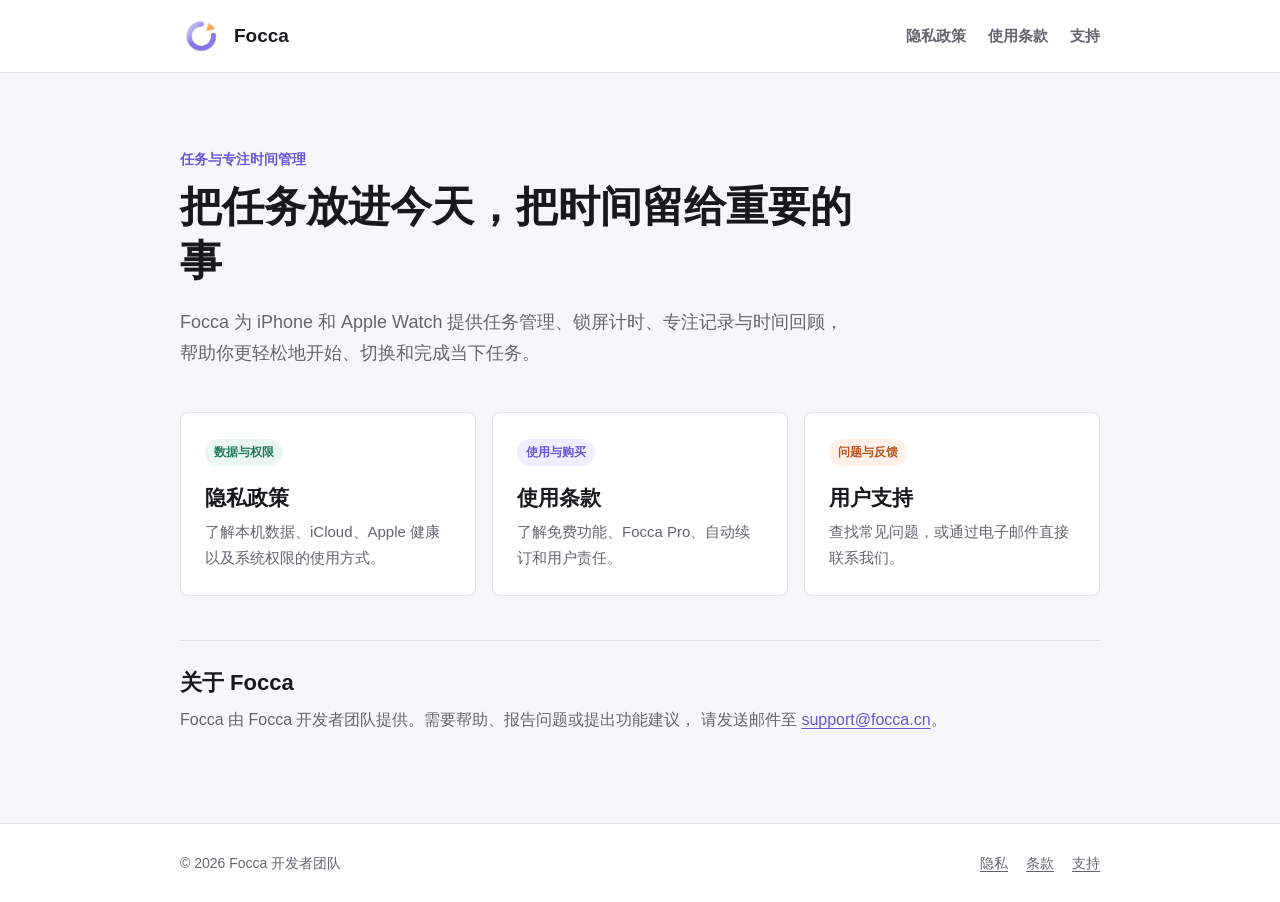
<file: index.html>
<!doctype html>
<html lang="zh-CN">
<head>
    <meta charset="utf-8">
    <meta name="viewport" content="width=device-width, initial-scale=1">
    <meta name="description" content="Focca 是一款面向 Apple 设备的任务与专注时间管理工具。">
    <title>Focca - 任务与专注时间管理</title>
    <link rel="icon" href="assets/focca-app-icon-v2.png">
    <link rel="stylesheet" href="styles.css">
</head>
<body>
    <header class="site-header">
        <div class="header-inner">
            <a class="brand" href="index.html">
                <img src="assets/focca-app-icon-v2.png" alt="">
                <span>Focca</span>
            </a>
            <nav class="site-nav" aria-label="主要导航">
                <a href="privacy.html">隐私政策</a>
                <a href="terms.html">使用条款</a>
                <a href="support.html">支持</a>
            </nav>
        </div>
    </header>

    <main>
        <section class="hero">
            <p class="eyebrow">任务与专注时间管理</p>
            <h1>把任务放进今天，把时间留给重要的事</h1>
            <p class="hero-copy">
                Focca 为 iPhone 和 Apple Watch 提供任务管理、锁屏计时、专注记录与时间回顾，
                帮助你更轻松地开始、切换和完成当下任务。
            </p>

            <div class="quick-links">
                <a class="quick-link privacy" href="privacy.html">
                    <span class="label">数据与权限</span>
                    <h2>隐私政策</h2>
                    <p>了解本机数据、iCloud、Apple 健康以及系统权限的使用方式。</p>
                </a>
                <a class="quick-link terms" href="terms.html">
                    <span class="label">使用与购买</span>
                    <h2>使用条款</h2>
                    <p>了解免费功能、Focca Pro、自动续订和用户责任。</p>
                </a>
                <a class="quick-link support" href="support.html">
                    <span class="label">问题与反馈</span>
                    <h2>用户支持</h2>
                    <p>查找常见问题，或通过电子邮件直接联系我们。</p>
                </a>
            </div>

            <div class="direct-contact">
                <h2>关于 Focca</h2>
                <p>
                    Focca 由 Focca 开发者团队提供。需要帮助、报告问题或提出功能建议，
                    请发送邮件至 <a href="mailto:support@focca.cn">support@focca.cn</a>。
                </p>
            </div>
        </section>
    </main>

    <footer class="site-footer">
        <div class="site-footer-inner">
            <span>© 2026 Focca 开发者团队</span>
            <div class="footer-links">
                <a href="privacy.html">隐私</a>
                <a href="terms.html">条款</a>
                <a href="support.html">支持</a>
            </div>
        </div>
    </footer>
</body>
</html>
</file>
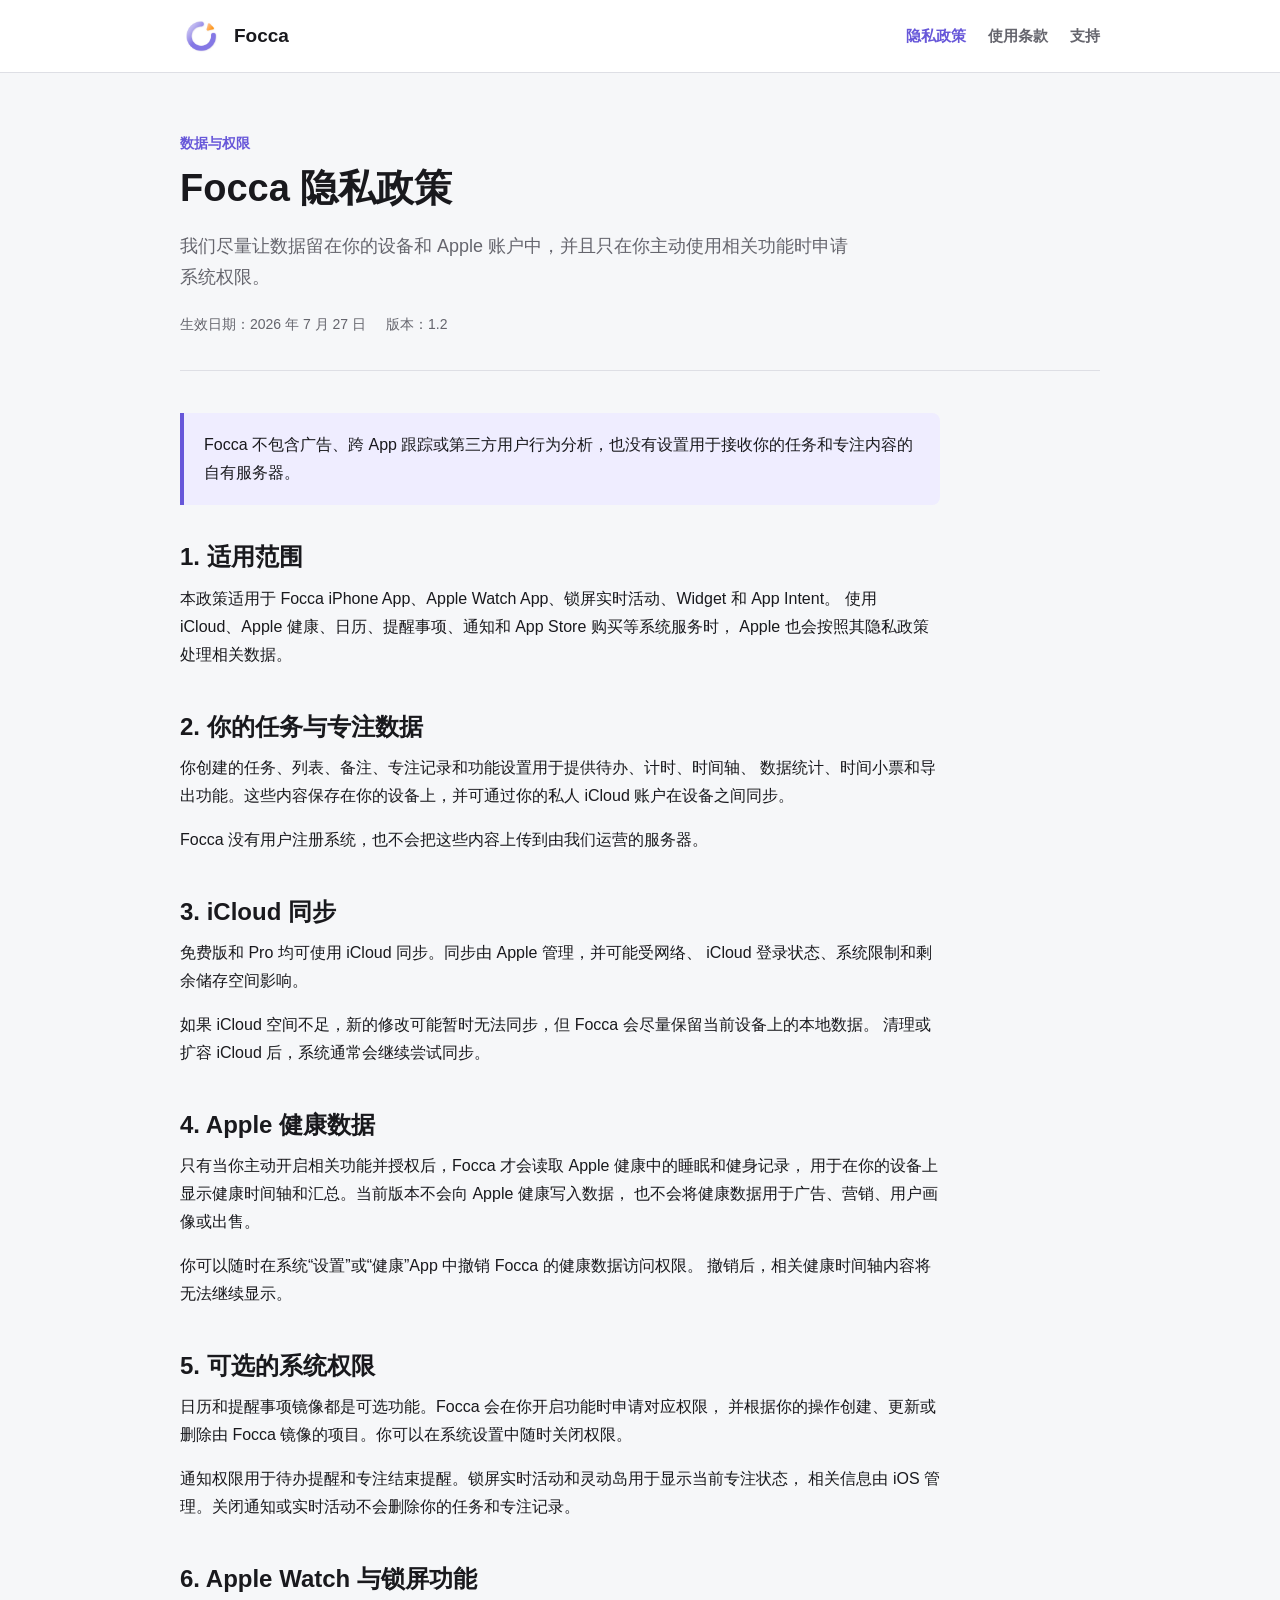
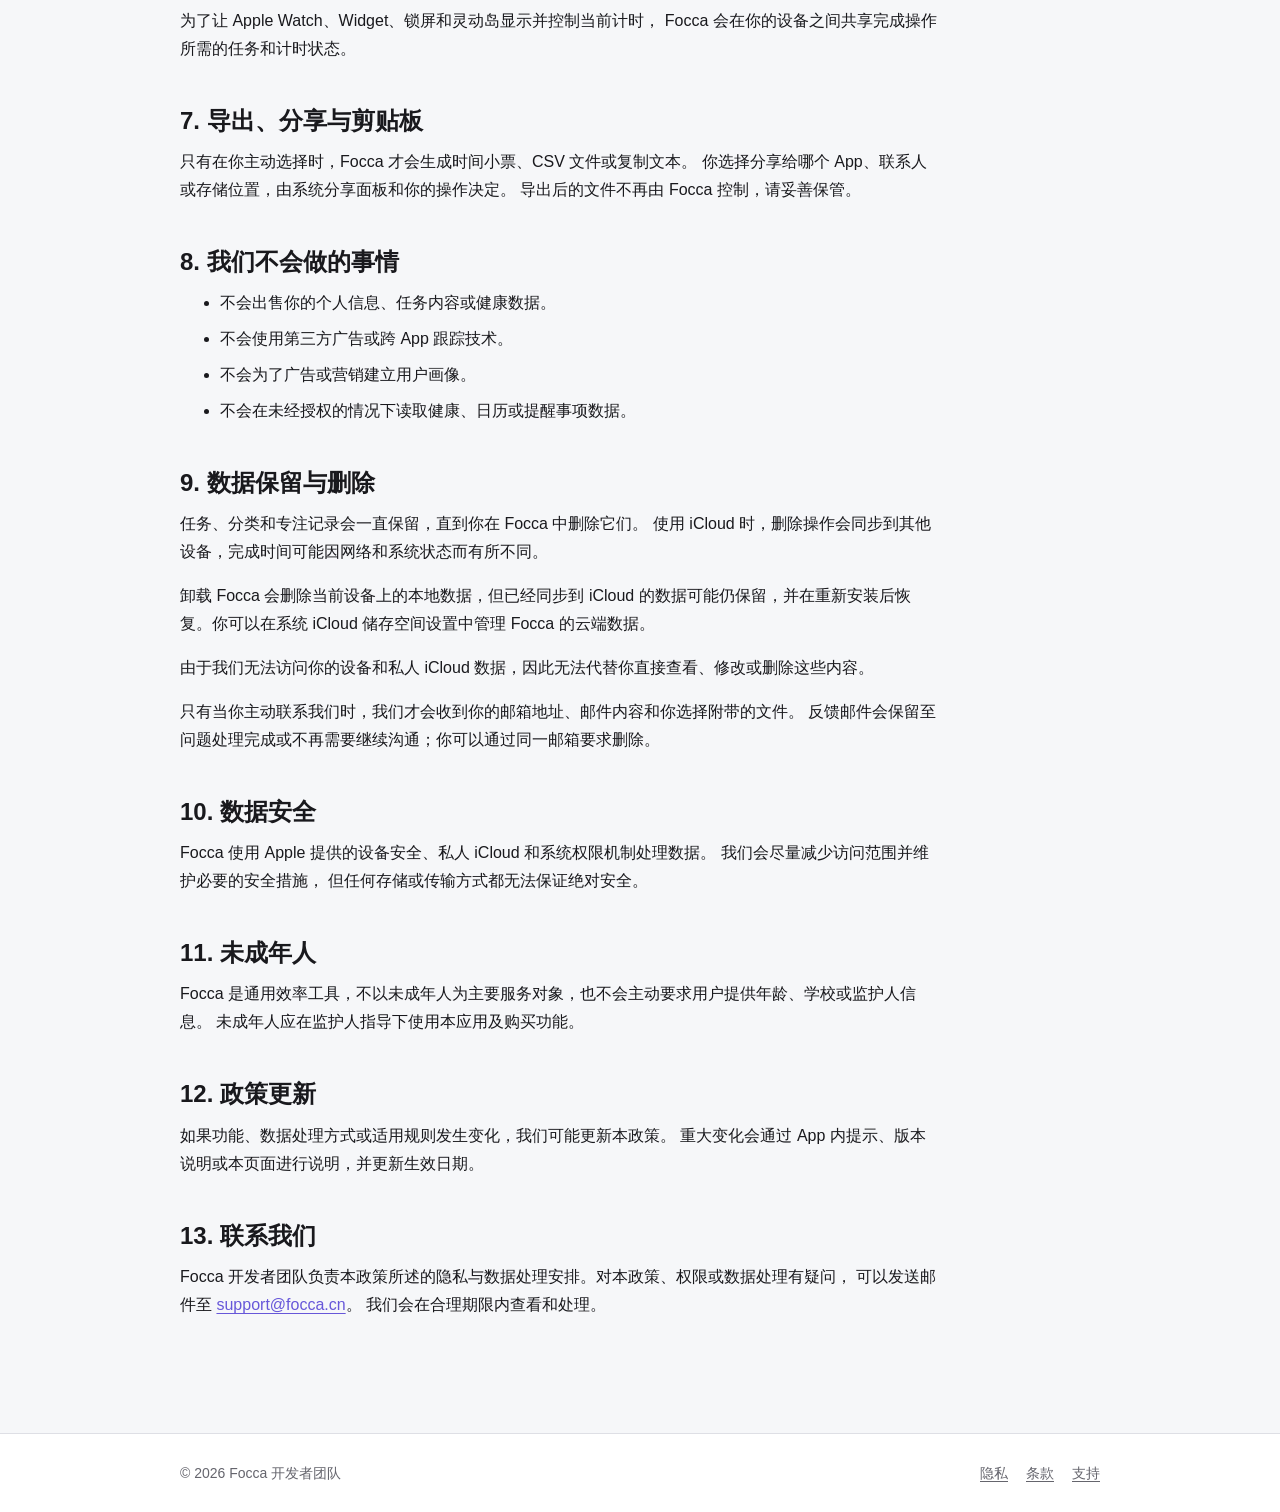
<file: privacy.html>
<!doctype html>
<html lang="zh-CN">
<head>
    <meta charset="utf-8">
    <meta name="viewport" content="width=device-width, initial-scale=1">
    <meta name="description" content="Focca 隐私政策。">
    <title>隐私政策 - Focca</title>
    <link rel="icon" href="assets/focca-app-icon-v2.png">
    <link rel="stylesheet" href="styles.css">
</head>
<body>
    <header class="site-header">
        <div class="header-inner">
            <a class="brand" href="index.html">
                <img src="assets/focca-app-icon-v2.png" alt="">
                <span>Focca</span>
            </a>
            <nav class="site-nav" aria-label="主要导航">
                <a href="privacy.html" aria-current="page">隐私政策</a>
                <a href="terms.html">使用条款</a>
                <a href="support.html">支持</a>
            </nav>
        </div>
    </header>

    <main>
        <header class="page-heading">
            <p class="eyebrow">数据与权限</p>
            <h1>Focca 隐私政策</h1>
            <p class="page-summary">
                我们尽量让数据留在你的设备和 Apple 账户中，并且只在你主动使用相关功能时申请系统权限。
            </p>
            <div class="document-meta">
                <span>生效日期：2026 年 7 月 27 日</span>
                <span>版本：1.2</span>
            </div>
        </header>

        <article class="content">
            <div class="notice">
                <p>
                    Focca 不包含广告、跨 App 跟踪或第三方用户行为分析，也没有设置用于接收你的任务和专注内容的自有服务器。
                </p>
            </div>

            <section>
                <h2>1. 适用范围</h2>
                <p>
                    本政策适用于 Focca iPhone App、Apple Watch App、锁屏实时活动、Widget 和 App Intent。
                    使用 iCloud、Apple 健康、日历、提醒事项、通知和 App Store 购买等系统服务时，
                    Apple 也会按照其隐私政策处理相关数据。
                </p>
            </section>

            <section>
                <h2>2. 你的任务与专注数据</h2>
                <p>
                    你创建的任务、列表、备注、专注记录和功能设置用于提供待办、计时、时间轴、
                    数据统计、时间小票和导出功能。这些内容保存在你的设备上，并可通过你的私人
                    iCloud 账户在设备之间同步。
                </p>
                <p>
                    Focca 没有用户注册系统，也不会把这些内容上传到由我们运营的服务器。
                </p>
            </section>

            <section>
                <h2>3. iCloud 同步</h2>
                <p>
                    免费版和 Pro 均可使用 iCloud 同步。同步由 Apple 管理，并可能受网络、
                    iCloud 登录状态、系统限制和剩余储存空间影响。
                </p>
                <p>
                    如果 iCloud 空间不足，新的修改可能暂时无法同步，但 Focca 会尽量保留当前设备上的本地数据。
                    清理或扩容 iCloud 后，系统通常会继续尝试同步。
                </p>
            </section>

            <section>
                <h2>4. Apple 健康数据</h2>
                <p>
                    只有当你主动开启相关功能并授权后，Focca 才会读取 Apple 健康中的睡眠和健身记录，
                    用于在你的设备上显示健康时间轴和汇总。当前版本不会向 Apple 健康写入数据，
                    也不会将健康数据用于广告、营销、用户画像或出售。
                </p>
                <p>
                    你可以随时在系统“设置”或“健康”App 中撤销 Focca 的健康数据访问权限。
                    撤销后，相关健康时间轴内容将无法继续显示。
                </p>
            </section>

            <section>
                <h2>5. 可选的系统权限</h2>
                <p>
                    日历和提醒事项镜像都是可选功能。Focca 会在你开启功能时申请对应权限，
                    并根据你的操作创建、更新或删除由 Focca 镜像的项目。你可以在系统设置中随时关闭权限。
                </p>
                <p>
                    通知权限用于待办提醒和专注结束提醒。锁屏实时活动和灵动岛用于显示当前专注状态，
                    相关信息由 iOS 管理。关闭通知或实时活动不会删除你的任务和专注记录。
                </p>
            </section>

            <section>
                <h2>6. Apple Watch 与锁屏功能</h2>
                <p>
                    为了让 Apple Watch、Widget、锁屏和灵动岛显示并控制当前计时，
                    Focca 会在你的设备之间共享完成操作所需的任务和计时状态。
                </p>
            </section>

            <section>
                <h2>7. 导出、分享与剪贴板</h2>
                <p>
                    只有在你主动选择时，Focca 才会生成时间小票、CSV 文件或复制文本。
                    你选择分享给哪个 App、联系人或存储位置，由系统分享面板和你的操作决定。
                    导出后的文件不再由 Focca 控制，请妥善保管。
                </p>
            </section>

            <section>
                <h2>8. 我们不会做的事情</h2>
                <ul>
                    <li>不会出售你的个人信息、任务内容或健康数据。</li>
                    <li>不会使用第三方广告或跨 App 跟踪技术。</li>
                    <li>不会为了广告或营销建立用户画像。</li>
                    <li>不会在未经授权的情况下读取健康、日历或提醒事项数据。</li>
                </ul>
            </section>

            <section>
                <h2>9. 数据保留与删除</h2>
                <p>
                    任务、分类和专注记录会一直保留，直到你在 Focca 中删除它们。
                    使用 iCloud 时，删除操作会同步到其他设备，完成时间可能因网络和系统状态而有所不同。
                </p>
                <p>
                    卸载 Focca 会删除当前设备上的本地数据，但已经同步到 iCloud
                    的数据可能仍保留，并在重新安装后恢复。你可以在系统 iCloud
                    储存空间设置中管理 Focca 的云端数据。
                </p>
                <p>
                    由于我们无法访问你的设备和私人 iCloud 数据，因此无法代替你直接查看、修改或删除这些内容。
                </p>
                <p>
                    只有当你主动联系我们时，我们才会收到你的邮箱地址、邮件内容和你选择附带的文件。
                    反馈邮件会保留至问题处理完成或不再需要继续沟通；你可以通过同一邮箱要求删除。
                </p>
            </section>

            <section>
                <h2>10. 数据安全</h2>
                <p>
                    Focca 使用 Apple 提供的设备安全、私人 iCloud 和系统权限机制处理数据。
                    我们会尽量减少访问范围并维护必要的安全措施，
                    但任何存储或传输方式都无法保证绝对安全。
                </p>
            </section>

            <section>
                <h2>11. 未成年人</h2>
                <p>
                    Focca 是通用效率工具，不以未成年人为主要服务对象，也不会主动要求用户提供年龄、学校或监护人信息。
                    未成年人应在监护人指导下使用本应用及购买功能。
                </p>
            </section>

            <section>
                <h2>12. 政策更新</h2>
                <p>
                    如果功能、数据处理方式或适用规则发生变化，我们可能更新本政策。
                    重大变化会通过 App 内提示、版本说明或本页面进行说明，并更新生效日期。
                </p>
            </section>

            <section>
                <h2>13. 联系我们</h2>
                <p>
                    Focca 开发者团队负责本政策所述的隐私与数据处理安排。对本政策、权限或数据处理有疑问，
                    可以发送邮件至 <a href="mailto:support@focca.cn">support@focca.cn</a>。
                    我们会在合理期限内查看和处理。
                </p>
            </section>
        </article>
    </main>

    <footer class="site-footer">
        <div class="site-footer-inner">
            <span>© 2026 Focca 开发者团队</span>
            <div class="footer-links">
                <a href="privacy.html">隐私</a>
                <a href="terms.html">条款</a>
                <a href="support.html">支持</a>
            </div>
        </div>
    </footer>
</body>
</html>
</file>
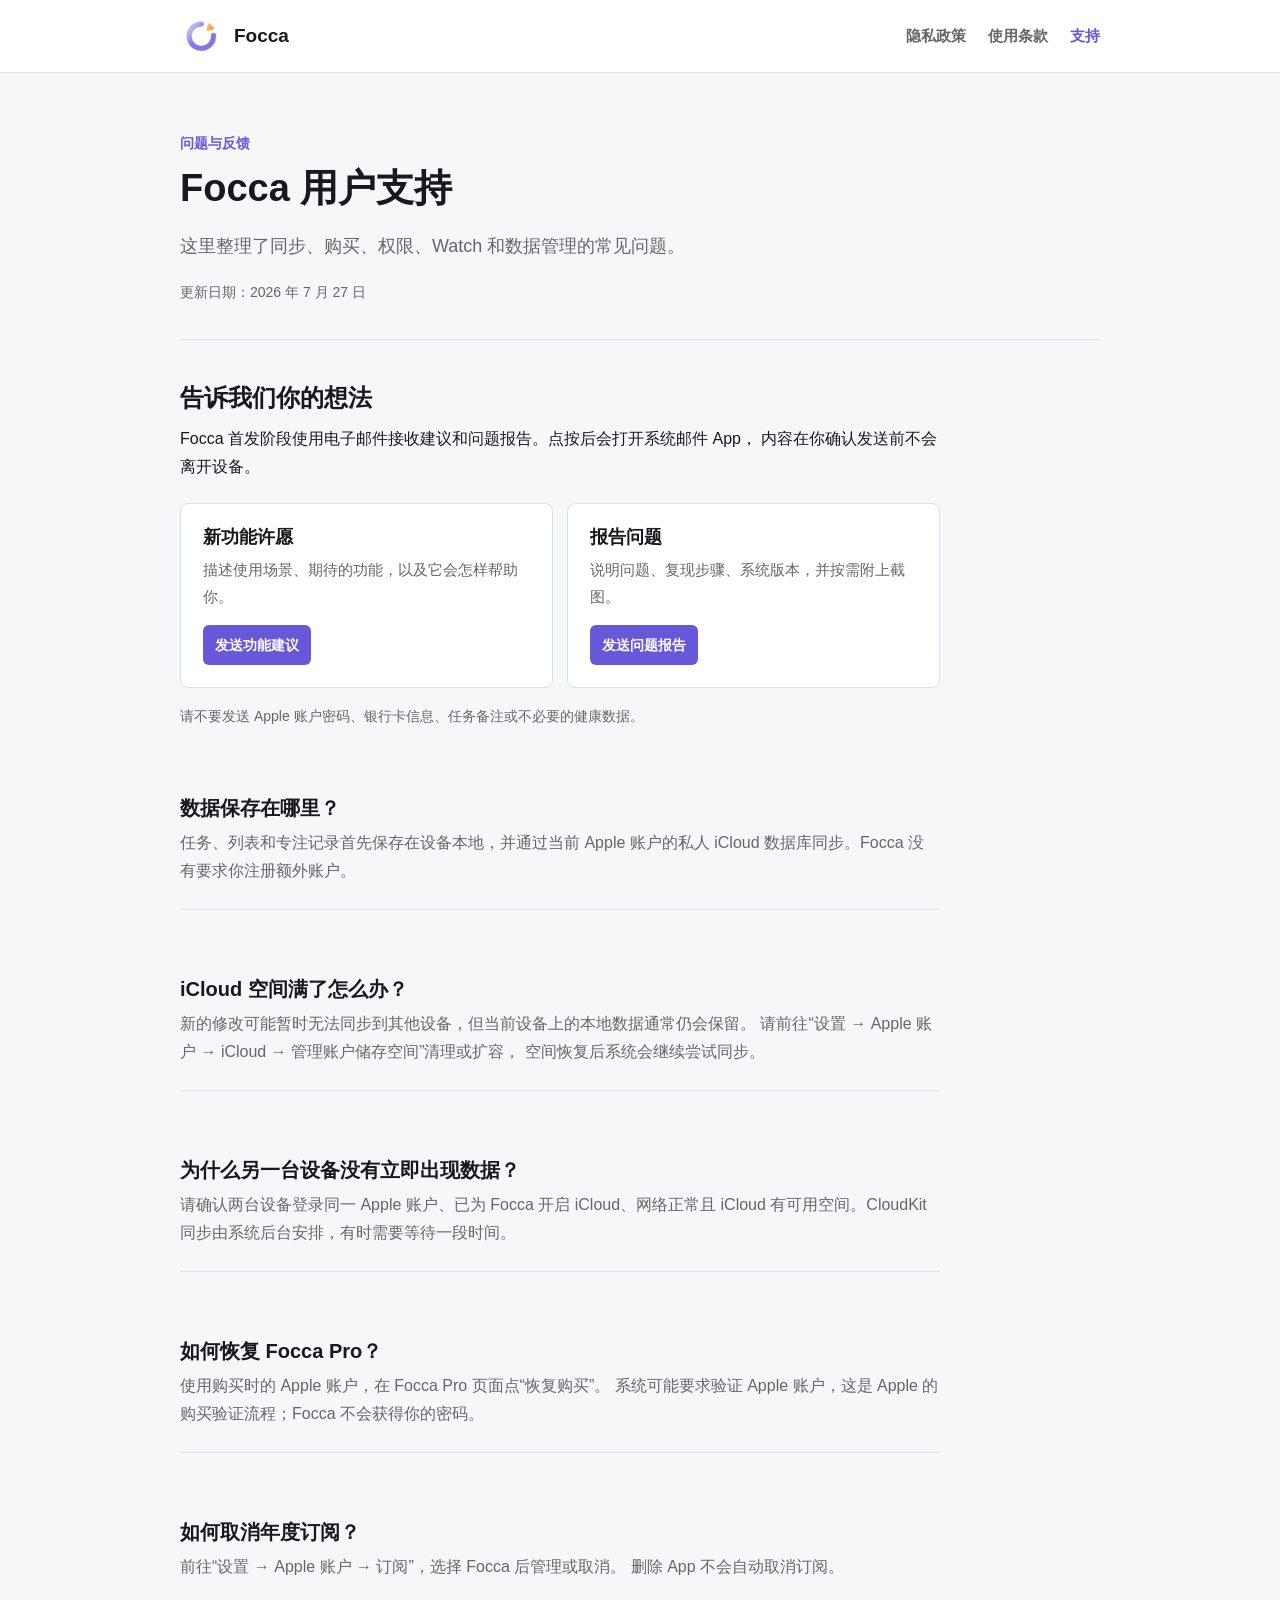
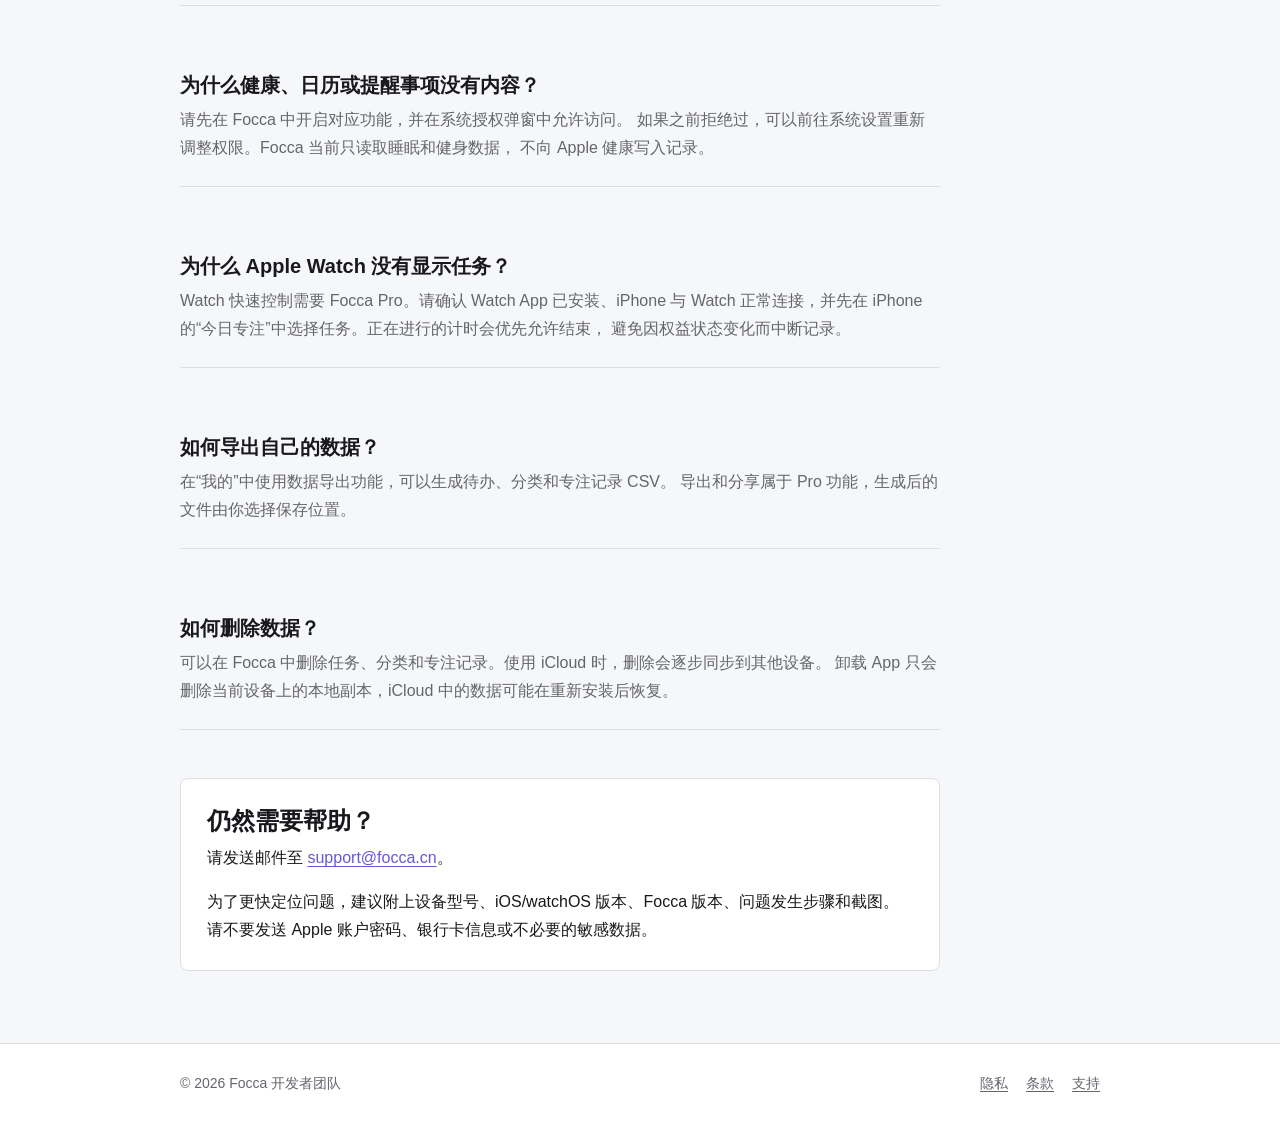
<file: support.html>
<!doctype html>
<html lang="zh-CN">
<head>
    <meta charset="utf-8">
    <meta name="viewport" content="width=device-width, initial-scale=1">
    <meta name="description" content="Focca 用户支持与常见问题。">
    <title>用户支持 - Focca</title>
    <link rel="icon" href="assets/focca-app-icon-v2.png">
    <link rel="stylesheet" href="styles.css">
</head>
<body>
    <header class="site-header">
        <div class="header-inner">
            <a class="brand" href="index.html">
                <img src="assets/focca-app-icon-v2.png" alt="">
                <span>Focca</span>
            </a>
            <nav class="site-nav" aria-label="主要导航">
                <a href="privacy.html">隐私政策</a>
                <a href="terms.html">使用条款</a>
                <a href="support.html" aria-current="page">支持</a>
            </nav>
        </div>
    </header>

    <main>
        <header class="page-heading">
            <p class="eyebrow">问题与反馈</p>
            <h1>Focca 用户支持</h1>
            <p class="page-summary">
                这里整理了同步、购买、权限、Watch 和数据管理的常见问题。
            </p>
            <div class="document-meta">
                <span>更新日期：2026 年 7 月 27 日</span>
            </div>
        </header>

        <article class="content">
            <section class="feedback-intro">
                <h2>告诉我们你的想法</h2>
                <p>
                    Focca 首发阶段使用电子邮件接收建议和问题报告。点按后会打开系统邮件 App，
                    内容在你确认发送前不会离开设备。
                </p>
                <div class="feedback-options">
                    <div class="feedback-option" id="feature-request">
                        <h3>新功能许愿</h3>
                        <p>描述使用场景、期待的功能，以及它会怎样帮助你。</p>
                        <a class="action-link" href="mailto:support@focca.cn?subject=Focca%20%E6%96%B0%E5%8A%9F%E8%83%BD%E8%AE%B8%E6%84%BF">
                            发送功能建议
                        </a>
                    </div>
                    <div class="feedback-option" id="report-problem">
                        <h3>报告问题</h3>
                        <p>说明问题、复现步骤、系统版本，并按需附上截图。</p>
                        <a class="action-link" href="mailto:support@focca.cn?subject=Focca%20%E9%97%AE%E9%A2%98%E6%8A%A5%E5%91%8A">
                            发送问题报告
                        </a>
                    </div>
                </div>
                <p class="privacy-reminder">
                    请不要发送 Apple 账户密码、银行卡信息、任务备注或不必要的健康数据。
                </p>
            </section>

            <section class="faq">
                <h2>数据保存在哪里？</h2>
                <p>
                    任务、列表和专注记录首先保存在设备本地，并通过当前 Apple
                    账户的私人 iCloud 数据库同步。Focca 没有要求你注册额外账户。
                </p>
            </section>

            <section class="faq">
                <h2>iCloud 空间满了怎么办？</h2>
                <p>
                    新的修改可能暂时无法同步到其他设备，但当前设备上的本地数据通常仍会保留。
                    请前往“设置 → Apple 账户 → iCloud → 管理账户储存空间”清理或扩容，
                    空间恢复后系统会继续尝试同步。
                </p>
            </section>

            <section class="faq">
                <h2>为什么另一台设备没有立即出现数据？</h2>
                <p>
                    请确认两台设备登录同一 Apple 账户、已为 Focca 开启 iCloud、网络正常且
                    iCloud 有可用空间。CloudKit 同步由系统后台安排，有时需要等待一段时间。
                </p>
            </section>

            <section class="faq">
                <h2>如何恢复 Focca Pro？</h2>
                <p>
                    使用购买时的 Apple 账户，在 Focca Pro 页面点“恢复购买”。
                    系统可能要求验证 Apple 账户，这是 Apple 的购买验证流程；Focca 不会获得你的密码。
                </p>
            </section>

            <section class="faq">
                <h2>如何取消年度订阅？</h2>
                <p>
                    前往“设置 → Apple 账户 → 订阅”，选择 Focca 后管理或取消。
                    删除 App 不会自动取消订阅。
                </p>
            </section>

            <section class="faq">
                <h2>为什么健康、日历或提醒事项没有内容？</h2>
                <p>
                    请先在 Focca 中开启对应功能，并在系统授权弹窗中允许访问。
                    如果之前拒绝过，可以前往系统设置重新调整权限。Focca 当前只读取睡眠和健身数据，
                    不向 Apple 健康写入记录。
                </p>
            </section>

            <section class="faq">
                <h2>为什么 Apple Watch 没有显示任务？</h2>
                <p>
                    Watch 快速控制需要 Focca Pro。请确认 Watch App 已安装、iPhone 与 Watch
                    正常连接，并先在 iPhone 的“今日专注”中选择任务。正在进行的计时会优先允许结束，
                    避免因权益状态变化而中断记录。
                </p>
            </section>

            <section class="faq">
                <h2>如何导出自己的数据？</h2>
                <p>
                    在“我的”中使用数据导出功能，可以生成待办、分类和专注记录 CSV。
                    导出和分享属于 Pro 功能，生成后的文件由你选择保存位置。
                </p>
            </section>

            <section class="faq">
                <h2>如何删除数据？</h2>
                <p>
                    可以在 Focca 中删除任务、分类和专注记录。使用 iCloud 时，删除会逐步同步到其他设备。
                    卸载 App 只会删除当前设备上的本地副本，iCloud 中的数据可能在重新安装后恢复。
                </p>
            </section>

            <div class="contact-block">
                <h2>仍然需要帮助？</h2>
                <p>
                    请发送邮件至
                    <a href="mailto:support@focca.cn">support@focca.cn</a>。
                </p>
                <p>
                    为了更快定位问题，建议附上设备型号、iOS/watchOS 版本、Focca
                    版本、问题发生步骤和截图。请不要发送 Apple 账户密码、银行卡信息或不必要的敏感数据。
                </p>
            </div>
        </article>
    </main>

    <footer class="site-footer">
        <div class="site-footer-inner">
            <span>© 2026 Focca 开发者团队</span>
            <div class="footer-links">
                <a href="privacy.html">隐私</a>
                <a href="terms.html">条款</a>
                <a href="support.html">支持</a>
            </div>
        </div>
    </footer>
</body>
</html>
</file>
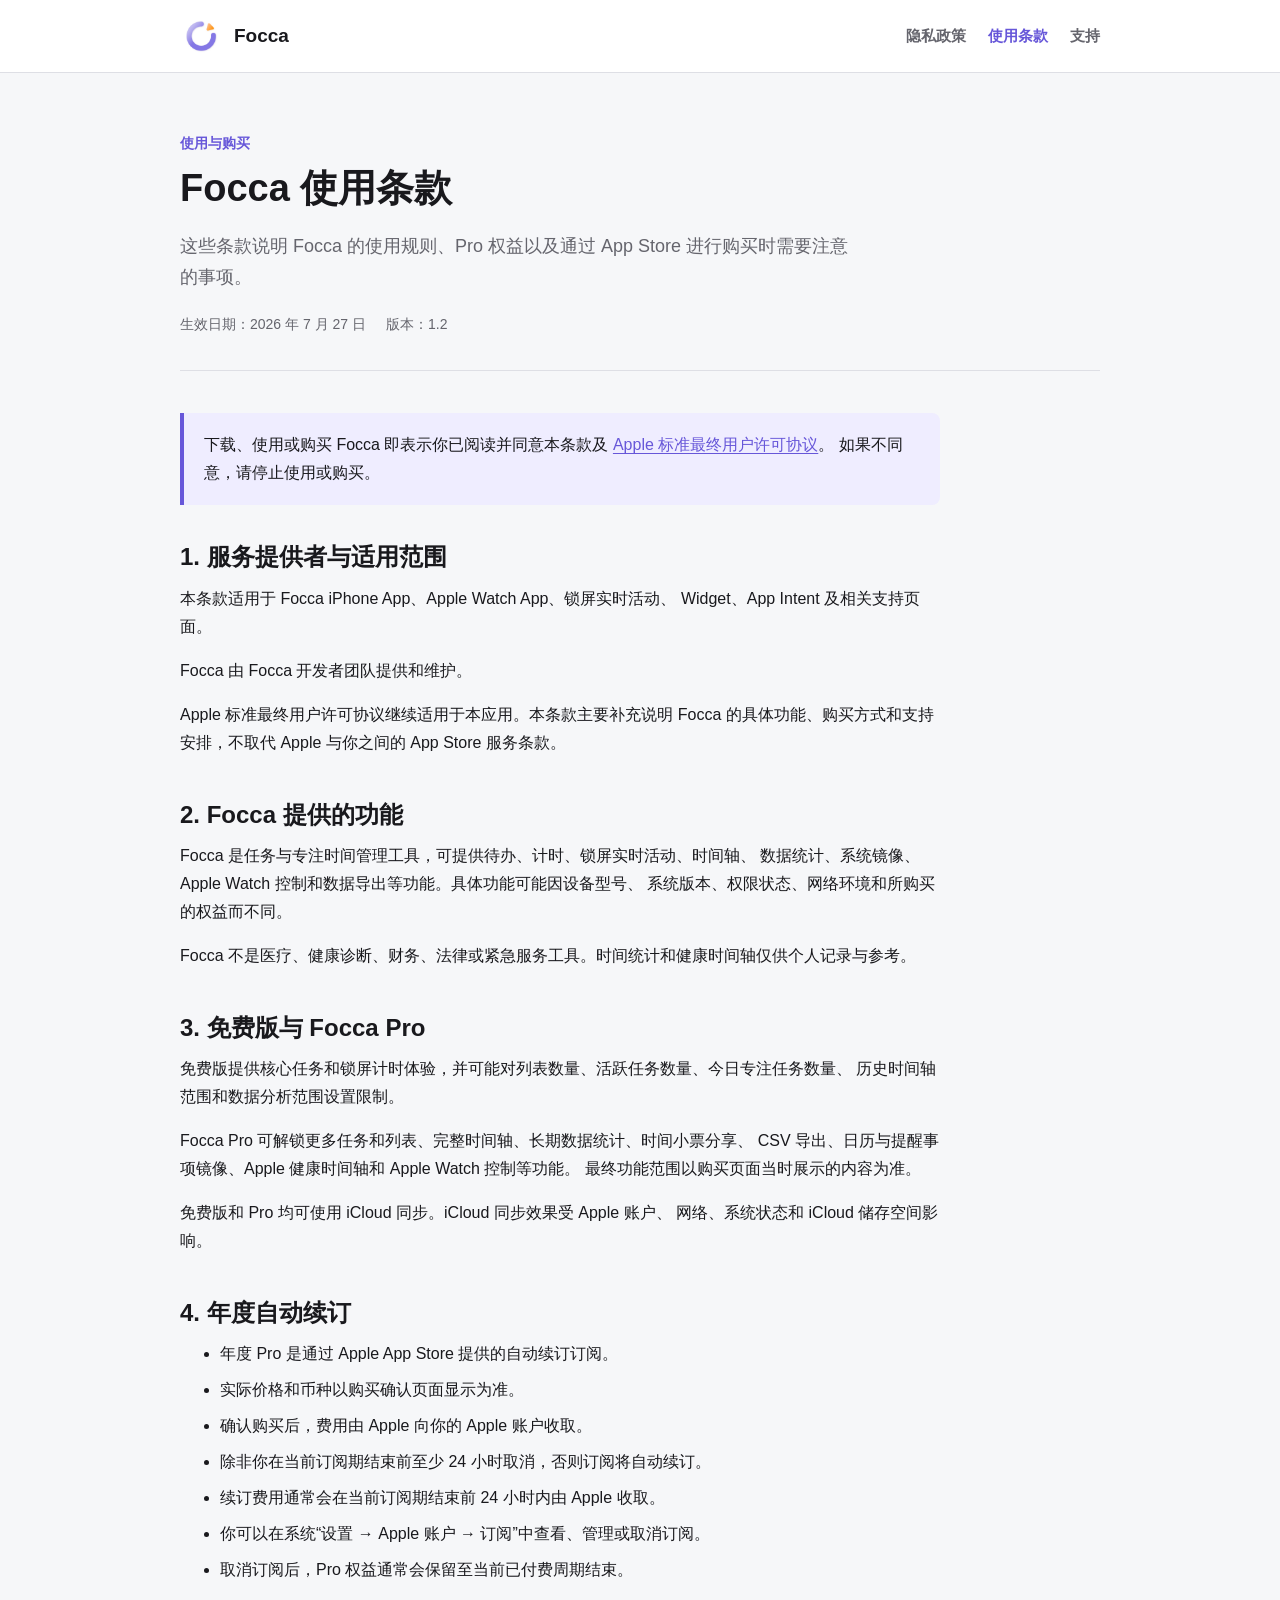
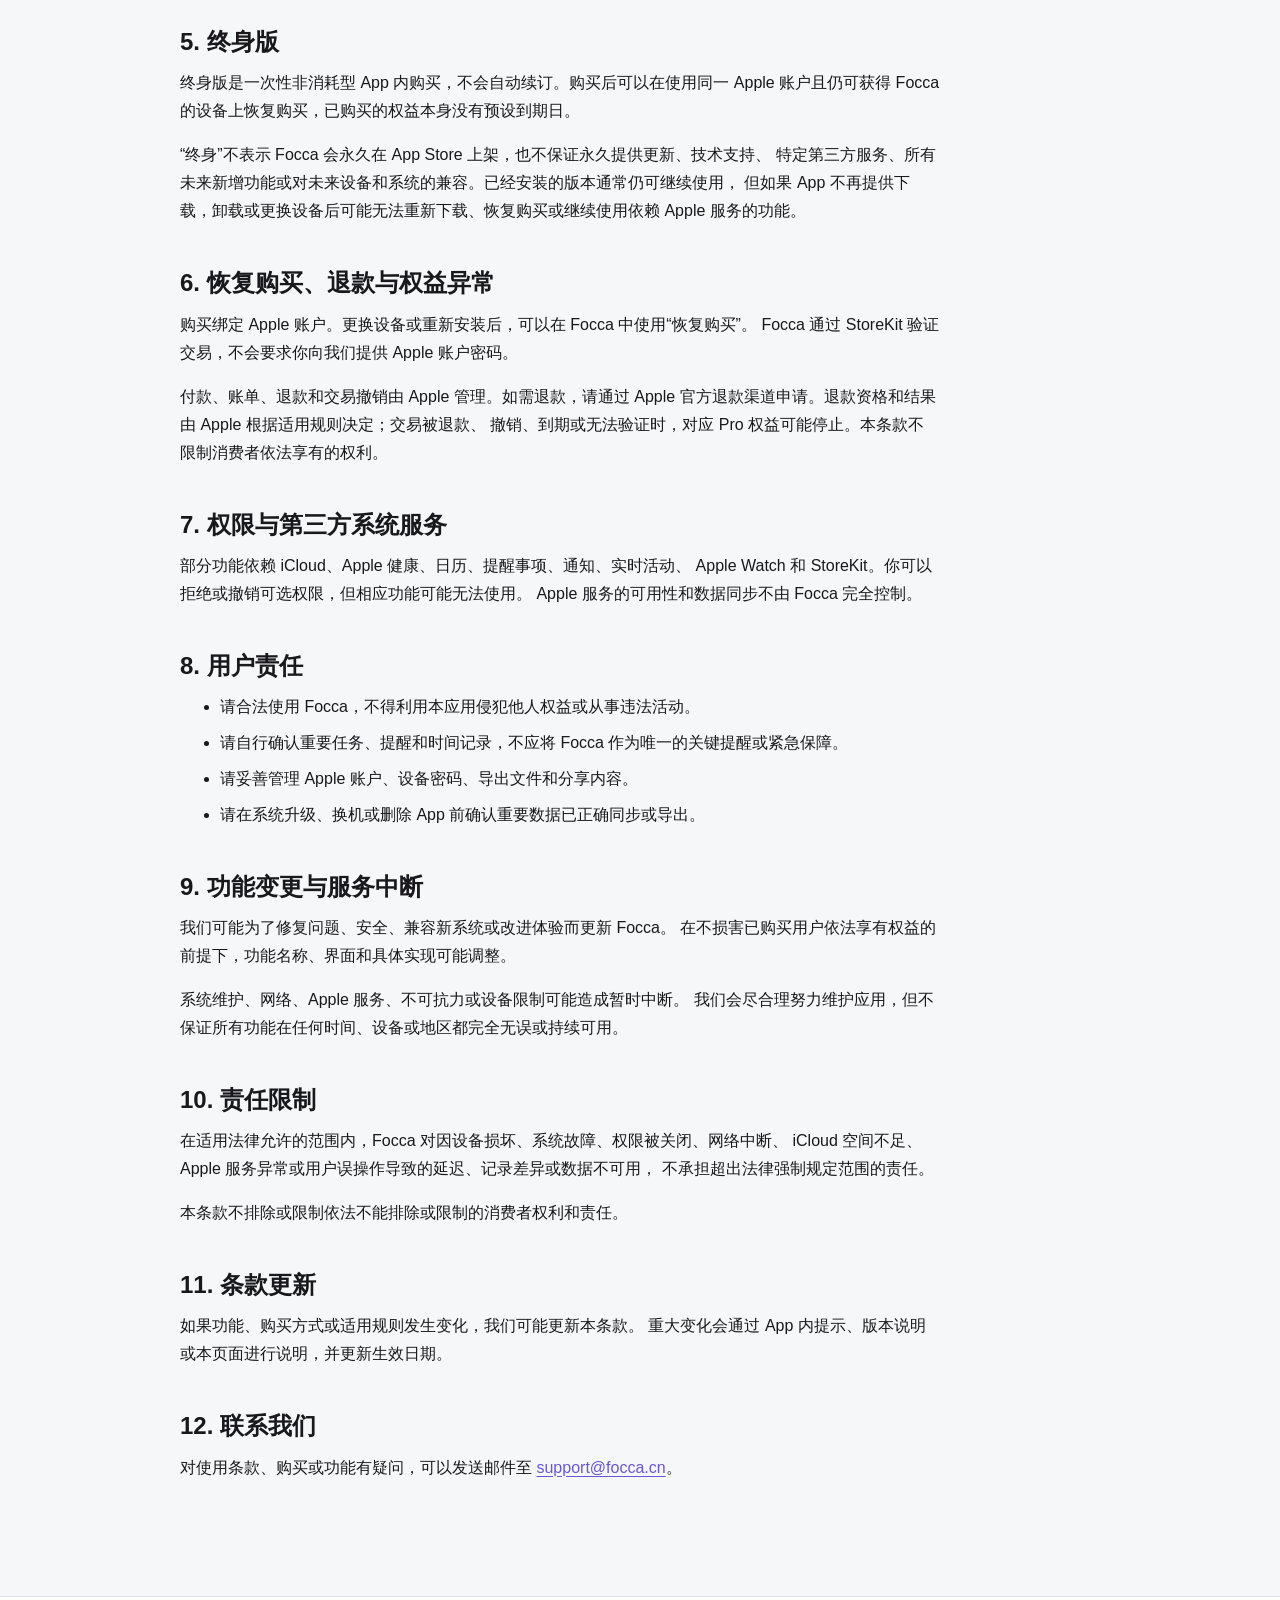
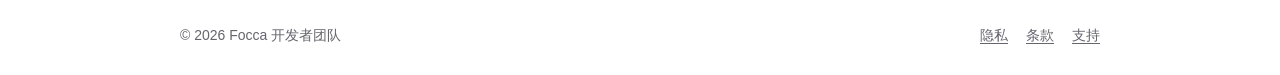
<file: terms.html>
<!doctype html>
<html lang="zh-CN">
<head>
    <meta charset="utf-8">
    <meta name="viewport" content="width=device-width, initial-scale=1">
    <meta name="description" content="Focca 使用条款与 Focca Pro 购买说明。">
    <title>使用条款 - Focca</title>
    <link rel="icon" href="assets/focca-app-icon-v2.png">
    <link rel="stylesheet" href="styles.css">
</head>
<body>
    <header class="site-header">
        <div class="header-inner">
            <a class="brand" href="index.html">
                <img src="assets/focca-app-icon-v2.png" alt="">
                <span>Focca</span>
            </a>
            <nav class="site-nav" aria-label="主要导航">
                <a href="privacy.html">隐私政策</a>
                <a href="terms.html" aria-current="page">使用条款</a>
                <a href="support.html">支持</a>
            </nav>
        </div>
    </header>

    <main>
        <header class="page-heading">
            <p class="eyebrow">使用与购买</p>
            <h1>Focca 使用条款</h1>
            <p class="page-summary">
                这些条款说明 Focca 的使用规则、Pro 权益以及通过 App Store 进行购买时需要注意的事项。
            </p>
            <div class="document-meta">
                <span>生效日期：2026 年 7 月 27 日</span>
                <span>版本：1.2</span>
            </div>
        </header>

        <article class="content">
            <div class="notice">
                <p>
                    下载、使用或购买 Focca 即表示你已阅读并同意本条款及
                    <a href="https://www.apple.com/legal/internet-services/itunes/dev/stdeula/" rel="noreferrer">Apple 标准最终用户许可协议</a>。
                    如果不同意，请停止使用或购买。
                </p>
            </div>

            <section>
                <h2>1. 服务提供者与适用范围</h2>
                <p>
                    本条款适用于 Focca iPhone App、Apple Watch App、锁屏实时活动、
                    Widget、App Intent 及相关支持页面。
                </p>
                <p>
                    Focca 由 Focca 开发者团队提供和维护。
                </p>
                <p>
                    Apple 标准最终用户许可协议继续适用于本应用。本条款主要补充说明 Focca
                    的具体功能、购买方式和支持安排，不取代 Apple 与你之间的 App Store 服务条款。
                </p>
            </section>

            <section>
                <h2>2. Focca 提供的功能</h2>
                <p>
                    Focca 是任务与专注时间管理工具，可提供待办、计时、锁屏实时活动、时间轴、
                    数据统计、系统镜像、Apple Watch 控制和数据导出等功能。具体功能可能因设备型号、
                    系统版本、权限状态、网络环境和所购买的权益而不同。
                </p>
                <p>
                    Focca 不是医疗、健康诊断、财务、法律或紧急服务工具。时间统计和健康时间轴仅供个人记录与参考。
                </p>
            </section>

            <section>
                <h2>3. 免费版与 Focca Pro</h2>
                <p>
                    免费版提供核心任务和锁屏计时体验，并可能对列表数量、活跃任务数量、今日专注任务数量、
                    历史时间轴范围和数据分析范围设置限制。
                </p>
                <p>
                    Focca Pro 可解锁更多任务和列表、完整时间轴、长期数据统计、时间小票分享、
                    CSV 导出、日历与提醒事项镜像、Apple 健康时间轴和 Apple Watch 控制等功能。
                    最终功能范围以购买页面当时展示的内容为准。
                </p>
                <p>
                    免费版和 Pro 均可使用 iCloud 同步。iCloud 同步效果受 Apple 账户、
                    网络、系统状态和 iCloud 储存空间影响。
                </p>
            </section>

            <section>
                <h2>4. 年度自动续订</h2>
                <ul>
                    <li>年度 Pro 是通过 Apple App Store 提供的自动续订订阅。</li>
                    <li>实际价格和币种以购买确认页面显示为准。</li>
                    <li>确认购买后，费用由 Apple 向你的 Apple 账户收取。</li>
                    <li>除非你在当前订阅期结束前至少 24 小时取消，否则订阅将自动续订。</li>
                    <li>续订费用通常会在当前订阅期结束前 24 小时内由 Apple 收取。</li>
                    <li>你可以在系统“设置 → Apple 账户 → 订阅”中查看、管理或取消订阅。</li>
                    <li>取消订阅后，Pro 权益通常会保留至当前已付费周期结束。</li>
                </ul>
            </section>

            <section>
                <h2>5. 终身版</h2>
                <p>
                    终身版是一次性非消耗型 App 内购买，不会自动续订。购买后可以在使用同一 Apple
                    账户且仍可获得 Focca 的设备上恢复购买，已购买的权益本身没有预设到期日。
                </p>
                <p>
                    “终身”不表示 Focca 会永久在 App Store 上架，也不保证永久提供更新、技术支持、
                    特定第三方服务、所有未来新增功能或对未来设备和系统的兼容。已经安装的版本通常仍可继续使用，
                    但如果 App 不再提供下载，卸载或更换设备后可能无法重新下载、恢复购买或继续使用依赖 Apple 服务的功能。
                </p>
            </section>

            <section>
                <h2>6. 恢复购买、退款与权益异常</h2>
                <p>
                    购买绑定 Apple 账户。更换设备或重新安装后，可以在 Focca 中使用“恢复购买”。
                    Focca 通过 StoreKit 验证交易，不会要求你向我们提供 Apple 账户密码。
                </p>
                <p>
                    付款、账单、退款和交易撤销由 Apple 管理。如需退款，请通过 Apple
                    官方退款渠道申请。退款资格和结果由 Apple 根据适用规则决定；交易被退款、
                    撤销、到期或无法验证时，对应 Pro 权益可能停止。本条款不限制消费者依法享有的权利。
                </p>
            </section>

            <section>
                <h2>7. 权限与第三方系统服务</h2>
                <p>
                    部分功能依赖 iCloud、Apple 健康、日历、提醒事项、通知、实时活动、
                    Apple Watch 和 StoreKit。你可以拒绝或撤销可选权限，但相应功能可能无法使用。
                    Apple 服务的可用性和数据同步不由 Focca 完全控制。
                </p>
            </section>

            <section>
                <h2>8. 用户责任</h2>
                <ul>
                    <li>请合法使用 Focca，不得利用本应用侵犯他人权益或从事违法活动。</li>
                    <li>请自行确认重要任务、提醒和时间记录，不应将 Focca 作为唯一的关键提醒或紧急保障。</li>
                    <li>请妥善管理 Apple 账户、设备密码、导出文件和分享内容。</li>
                    <li>请在系统升级、换机或删除 App 前确认重要数据已正确同步或导出。</li>
                </ul>
            </section>

            <section>
                <h2>9. 功能变更与服务中断</h2>
                <p>
                    我们可能为了修复问题、安全、兼容新系统或改进体验而更新 Focca。
                    在不损害已购买用户依法享有权益的前提下，功能名称、界面和具体实现可能调整。
                </p>
                <p>
                    系统维护、网络、Apple 服务、不可抗力或设备限制可能造成暂时中断。
                    我们会尽合理努力维护应用，但不保证所有功能在任何时间、设备或地区都完全无误或持续可用。
                </p>
            </section>

            <section>
                <h2>10. 责任限制</h2>
                <p>
                    在适用法律允许的范围内，Focca 对因设备损坏、系统故障、权限被关闭、网络中断、
                    iCloud 空间不足、Apple 服务异常或用户误操作导致的延迟、记录差异或数据不可用，
                    不承担超出法律强制规定范围的责任。
                </p>
                <p>
                    本条款不排除或限制依法不能排除或限制的消费者权利和责任。
                </p>
            </section>

            <section>
                <h2>11. 条款更新</h2>
                <p>
                    如果功能、购买方式或适用规则发生变化，我们可能更新本条款。
                    重大变化会通过 App 内提示、版本说明或本页面进行说明，并更新生效日期。
                </p>
            </section>

            <section>
                <h2>12. 联系我们</h2>
                <p>
                    对使用条款、购买或功能有疑问，可以发送邮件至
                    <a href="mailto:support@focca.cn">support@focca.cn</a>。
                </p>
            </section>
        </article>
    </main>

    <footer class="site-footer">
        <div class="site-footer-inner">
            <span>© 2026 Focca 开发者团队</span>
            <div class="footer-links">
                <a href="privacy.html">隐私</a>
                <a href="terms.html">条款</a>
                <a href="support.html">支持</a>
            </div>
        </div>
    </footer>
</body>
</html>
</file>
<file: styles.css>
:root {
    color-scheme: light;
    --background: #f6f7f9;
    --surface: #ffffff;
    --text: #19191d;
    --muted: #65656d;
    --line: #dedfe5;
    --accent: #6757d9;
    --accent-soft: #efedff;
    --green: #23795e;
    --green-soft: #eaf6f1;
    --orange: #b95722;
    --orange-soft: #fff1e8;
    --max-width: 920px;
}

* {
    box-sizing: border-box;
}

html {
    scroll-behavior: smooth;
}

body {
    margin: 0;
    background: var(--background);
    color: var(--text);
    font-family: -apple-system, BlinkMacSystemFont, "SF Pro Text",
        "PingFang SC", "Microsoft YaHei", sans-serif;
    font-size: 16px;
    line-height: 1.75;
    letter-spacing: 0;
}

a {
    color: var(--accent);
    text-decoration-thickness: 1px;
    text-underline-offset: 3px;
}

a:hover {
    text-decoration-thickness: 2px;
}

.site-header {
    background: rgba(255, 255, 255, 0.96);
    border-bottom: 1px solid var(--line);
}

.header-inner {
    width: min(var(--max-width), calc(100% - 40px));
    min-height: 72px;
    margin: 0 auto;
    display: flex;
    align-items: center;
    justify-content: space-between;
    gap: 24px;
}

.brand {
    display: inline-flex;
    align-items: center;
    gap: 12px;
    color: var(--text);
    font-size: 19px;
    font-weight: 750;
    text-decoration: none;
}

.brand img {
    width: 42px;
    height: 42px;
    border-radius: 8px;
}

.site-nav {
    display: flex;
    align-items: center;
    gap: 22px;
}

.site-nav a {
    color: var(--muted);
    font-size: 15px;
    font-weight: 600;
    text-decoration: none;
}

.site-nav a[aria-current="page"],
.site-nav a:hover {
    color: var(--accent);
}

main {
    min-height: calc(100vh - 150px);
}

.hero,
.page-heading,
.content,
.site-footer-inner {
    width: min(var(--max-width), calc(100% - 40px));
    margin-right: auto;
    margin-left: auto;
}

.hero {
    padding: 74px 0 56px;
}

.eyebrow {
    margin: 0 0 8px;
    color: var(--accent);
    font-size: 14px;
    font-weight: 750;
}

h1,
h2,
h3 {
    line-height: 1.3;
}

h1 {
    max-width: 680px;
    margin: 0;
    font-size: 42px;
    font-weight: 790;
}

.hero-copy,
.page-summary {
    max-width: 680px;
    margin: 18px 0 0;
    color: var(--muted);
    font-size: 18px;
}

.quick-links {
    display: grid;
    grid-template-columns: repeat(3, minmax(0, 1fr));
    gap: 16px;
    margin-top: 42px;
}

.quick-link {
    min-height: 184px;
    padding: 24px;
    background: var(--surface);
    border: 1px solid var(--line);
    border-radius: 8px;
    color: var(--text);
    text-decoration: none;
}

.quick-link:hover {
    border-color: var(--accent);
}

.quick-link .label {
    display: inline-block;
    margin-bottom: 18px;
    padding: 3px 9px;
    border-radius: 999px;
    font-size: 12px;
    font-weight: 750;
}

.quick-link.privacy .label {
    background: var(--green-soft);
    color: var(--green);
}

.quick-link.terms .label {
    background: var(--accent-soft);
    color: var(--accent);
}

.quick-link.support .label {
    background: var(--orange-soft);
    color: var(--orange);
}

.quick-link h2 {
    margin: 0 0 8px;
    font-size: 21px;
}

.quick-link p {
    margin: 0;
    color: var(--muted);
    font-size: 15px;
}

.direct-contact {
    margin-top: 44px;
    padding: 28px 0;
    border-top: 1px solid var(--line);
}

.direct-contact h2 {
    margin: 0 0 8px;
    font-size: 22px;
}

.direct-contact p {
    margin: 0;
    color: var(--muted);
}

.page-heading {
    padding: 58px 0 34px;
    border-bottom: 1px solid var(--line);
}

.page-heading h1 {
    font-size: 38px;
}

.document-meta {
    display: flex;
    flex-wrap: wrap;
    gap: 8px 20px;
    margin-top: 18px;
    color: var(--muted);
    font-size: 14px;
}

.content {
    padding: 42px 0 72px;
}

.content section {
    max-width: 760px;
    margin-bottom: 42px;
}

.content h2 {
    margin: 0 0 12px;
    font-size: 24px;
}

.content h3 {
    margin: 24px 0 8px;
    font-size: 18px;
}

.content p,
.content ul,
.content ol {
    margin-top: 0;
}

.content li + li {
    margin-top: 8px;
}

.notice {
    max-width: 760px;
    margin: 0 0 36px;
    padding: 18px 20px;
    background: var(--accent-soft);
    border-left: 4px solid var(--accent);
    border-radius: 0 8px 8px 0;
}

.notice p {
    margin: 0;
}

.data-table {
    width: 100%;
    margin: 18px 0 8px;
    border-collapse: collapse;
    background: var(--surface);
    font-size: 15px;
}

.data-table th,
.data-table td {
    padding: 14px;
    border: 1px solid var(--line);
    text-align: left;
    vertical-align: top;
}

.data-table th {
    background: #f0f1f4;
    font-weight: 700;
}

.faq {
    max-width: 760px;
    padding: 24px 0;
    border-bottom: 1px solid var(--line);
}

.faq:first-of-type {
    padding-top: 0;
}

.faq h2 {
    margin-bottom: 8px;
    font-size: 20px;
}

.faq p {
    margin-bottom: 0;
    color: var(--muted);
}

.feedback-intro {
    max-width: 760px;
}

.feedback-options {
    display: grid;
    grid-template-columns: repeat(2, minmax(0, 1fr));
    gap: 14px;
    margin: 22px 0 16px;
}

.feedback-option {
    padding: 22px;
    background: var(--surface);
    border: 1px solid var(--line);
    border-radius: 8px;
}

.feedback-option h3 {
    margin-top: 0;
}

.feedback-option p {
    color: var(--muted);
    font-size: 15px;
}

.action-link {
    display: inline-block;
    padding: 8px 12px;
    background: var(--accent);
    border-radius: 6px;
    color: #ffffff;
    font-size: 14px;
    font-weight: 700;
    text-decoration: none;
}

.privacy-reminder {
    color: var(--muted);
    font-size: 14px;
}

.contact-block {
    max-width: 760px;
    margin-top: 48px;
    padding: 26px;
    background: var(--surface);
    border: 1px solid var(--line);
    border-radius: 8px;
}

.contact-block h2 {
    margin-bottom: 8px;
}

.contact-block p:last-child {
    margin-bottom: 0;
}

.site-footer {
    background: var(--surface);
    border-top: 1px solid var(--line);
}

.site-footer-inner {
    min-height: 78px;
    display: flex;
    align-items: center;
    justify-content: space-between;
    gap: 20px;
    color: var(--muted);
    font-size: 14px;
}

.footer-links {
    display: flex;
    gap: 18px;
}

.footer-links a {
    color: var(--muted);
}

@media (max-width: 720px) {
    .header-inner {
        min-height: auto;
        padding: 14px 0;
        align-items: flex-start;
        flex-direction: column;
        gap: 12px;
    }

    .site-nav {
        width: 100%;
        justify-content: space-between;
        gap: 12px;
    }

    .hero {
        padding: 50px 0 42px;
    }

    h1,
    .page-heading h1 {
        font-size: 32px;
    }

    .hero-copy,
    .page-summary {
        font-size: 17px;
    }

    .quick-links {
        grid-template-columns: 1fr;
    }

    .feedback-options {
        grid-template-columns: 1fr;
    }

    .quick-link {
        min-height: auto;
    }

    .page-heading {
        padding: 42px 0 28px;
    }

    .content {
        padding-top: 32px;
    }

    .table-scroll {
        overflow-x: auto;
    }

    .data-table {
        min-width: 620px;
    }

    .site-footer-inner {
        padding: 22px 0;
        align-items: flex-start;
        flex-direction: column;
    }
}

@media print {
    body {
        background: #ffffff;
    }

    .site-header,
    .site-footer {
        display: none;
    }

    .page-heading,
    .content {
        width: 100%;
    }

    .page-heading {
        padding-top: 0;
    }

    a {
        color: inherit;
    }
}
</file>
